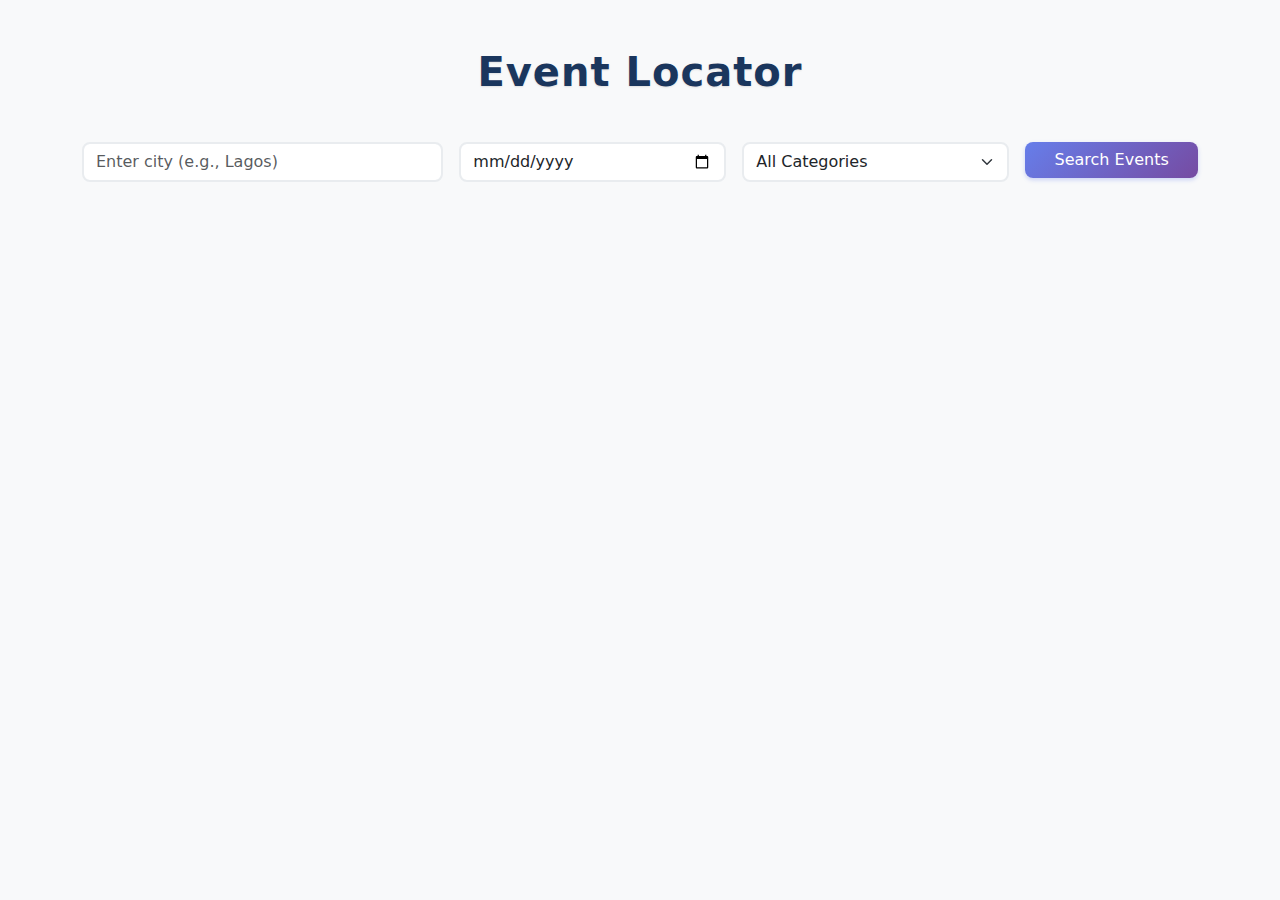
<file: index.html>
<!DOCTYPE html>
<html lang="en">
<head>
  <meta charset="UTF-8">
  <meta name="viewport" content="width=device-width, initial-scale=1.0">
  <title>Event Locator</title>
  <!-- Bootstrap CSS CDN -->
  <link href="https://cdn.jsdelivr.net/npm/bootstrap@5.3.0/dist/css/bootstrap.min.css" rel="stylesheet">
  <!-- Custom CSS -->
  <link rel="stylesheet" href="css/styles.css">
</head>
<body>
  <div class="container mt-5">
    <h1 class="text-center mb-4">Event Locator</h1>
    <form id="searchForm" class="row g-3 justify-content-center">
      <div class="col-md-4">
        <input type="text" class="form-control" id="cityInput" placeholder="Enter city (e.g., Lagos)">
      </div>
      <div class="col-md-3">
        <input type="date" class="form-control" id="dateInput">
      </div>
      <div class="col-md-3">
        <select class="form-select" id="categoryInput">
          <option value="">All Categories</option>
          <option value="Business">Business</option>
          <option value="Fashion">Fashion</option>
          <option value="Technology">Technology</option>
          <option value="Events">Events</option>
          <option value="Creative">Creative</option>
        </select>
      </div>
      <div class="col-md-2">
        <button type="submit" class="btn btn-primary w-100">Search Events</button>
      </div>
    </form>
  </div>
  <script>
    document.getElementById('searchForm').addEventListener('submit', function(e) {
      e.preventDefault();
      const city = document.getElementById('cityInput').value;
      const date = document.getElementById('dateInput').value;
      const category = document.getElementById('categoryInput').value;
      const params = new URLSearchParams();
      if (city) params.append('city', city);
      if (date) params.append('date', date);
      if (category) params.append('category', category);
      window.location.href = 'events.html?' + params.toString();
    });
  </script>
</body>
</html>
</file>
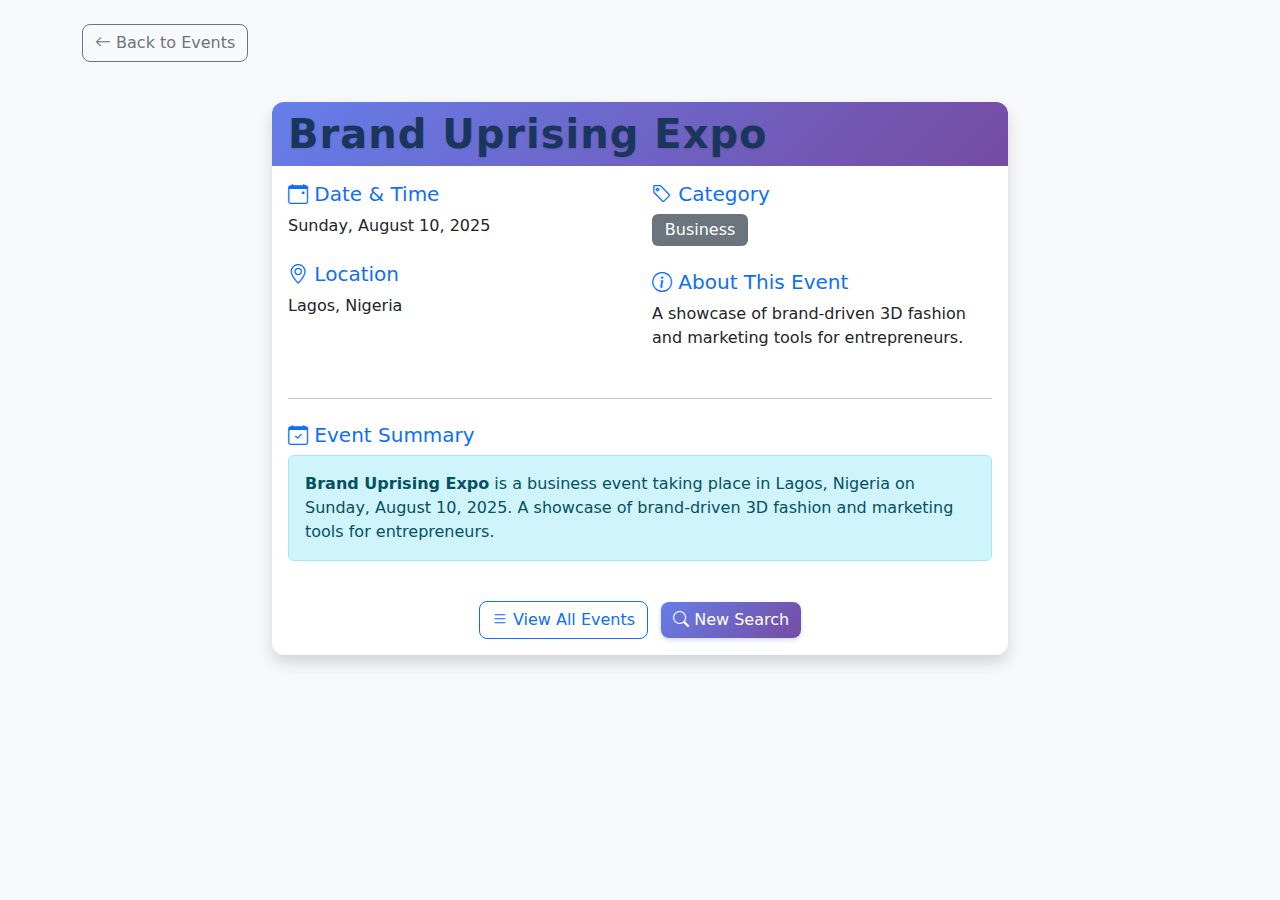
<file: event-details.html>
<!DOCTYPE html>
<html lang="en">
<head>
  <meta charset="UTF-8">
  <meta name="viewport" content="width=device-width, initial-scale=1.0">
  <title>Event Details - Event Locator</title>
  <!-- Bootstrap CSS CDN -->
  <link href="https://cdn.jsdelivr.net/npm/bootstrap@5.3.0/dist/css/bootstrap.min.css" rel="stylesheet">
  <!-- Bootstrap Icons -->
  <link rel="stylesheet" href="https://cdn.jsdelivr.net/npm/bootstrap-icons@1.7.2/font/bootstrap-icons.css">
  <!-- Custom CSS -->
  <link rel="stylesheet" href="css/styles.css">
</head>
<body>
  <div class="container mt-4">
    <!-- Header with back button -->
    <div class="row mb-4">
      <div class="col">
        <a href="javascript:history.back()" class="btn btn-outline-secondary mb-3">
          <i class="bi bi-arrow-left"></i> Back to Events
        </a>
      </div>
    </div>

    <!-- Event details container -->
    <div id="eventDetails" class="row">
      <!-- Event details will be dynamically inserted here -->
    </div>

    <!-- Loading message -->
    <div id="loading" class="text-center mt-5">
      <div class="spinner-border text-primary" role="status">
        <span class="visually-hidden">Loading...</span>
      </div>
      <p class="mt-2">Loading event details...</p>
    </div>

    <!-- Error message -->
    <div id="error" class="text-center mt-5" style="display: none;">
      <h3 class="text-danger">Event Not Found</h3>
      <p class="text-muted">The requested event could not be found.</p>
      <a href="index.html" class="btn btn-primary">Go to Home</a>
    </div>
  </div>

  <!-- Bootstrap JS -->
  <script src="https://cdn.jsdelivr.net/npm/bootstrap@5.3.0/dist/js/bootstrap.bundle.min.js"></script>
  <!-- Event data -->
  <script src="js/eventdata.js"></script>
  
  <script>
    // Function to get event index from URL
    function getEventIndex() {
      const params = new URLSearchParams(window.location.search);
      return parseInt(params.get('event')) || 0;
    }

    // Function to format date
    function formatDate(dateString) {
      const date = new Date(dateString);
      return date.toLocaleDateString('en-US', {
        weekday: 'long',
        year: 'numeric',
        month: 'long',
        day: 'numeric'
      });
    }

    // Function to create event details HTML
    function createEventDetails(event) {
      return `
        <div class="col-lg-8 mx-auto">
          <div class="card shadow">
            <div class="card-header bg-primary text-white">
              <h1 class="card-title mb-0">${event.eventName}</h1>
            </div>
            <div class="card-body">
              <div class="row">
                <div class="col-md-6">
                  <h5 class="text-primary">
                    <i class="bi bi-calendar-event"></i> Date & Time
                  </h5>
                  <p class="mb-4">${formatDate(event.date)}</p>
                  
                  <h5 class="text-primary">
                    <i class="bi bi-geo-alt"></i> Location
                  </h5>
                  <p class="mb-4">${event.location}</p>
                </div>
                <div class="col-md-6">
                  <h5 class="text-primary">
                    <i class="bi bi-tag"></i> Category
                  </h5>
                  <p class="mb-4">
                    <span class="badge bg-secondary fs-6">${event.category}</span>
                  </p>
                  
                  <h5 class="text-primary">
                    <i class="bi bi-info-circle"></i> About This Event
                  </h5>
                  <p class="mb-4">${event.description}</p>
                </div>
              </div>
              
              <hr class="my-4">
              
              <div class="row">
                <div class="col-12">
                  <h5 class="text-primary">
                    <i class="bi bi-calendar-check"></i> Event Summary
                  </h5>
                  <div class="alert alert-info">
                    <strong>${event.eventName}</strong> is a ${event.category.toLowerCase()} event taking place in ${event.location} on ${formatDate(event.date)}. 
                    ${event.description}
                  </div>
                </div>
              </div>
              
              <div class="text-center mt-4">
                <a href="events.html" class="btn btn-outline-primary me-2">
                  <i class="bi bi-list"></i> View All Events
                </a>
                <a href="index.html" class="btn btn-primary">
                  <i class="bi bi-search"></i> New Search
                </a>
              </div>
            </div>
          </div>
        </div>
      `;
    }

    // Main function to load event details
    function loadEventDetails() {
      const eventIndex = getEventIndex();
      const eventDetails = document.getElementById('eventDetails');
      const loading = document.getElementById('loading');
      const error = document.getElementById('error');
      
      // Check if event exists
      if (eventIndex >= 0 && eventIndex < events.length) {
        const event = events[eventIndex];
        
        // Hide loading, show event details
        loading.style.display = 'none';
        eventDetails.style.display = 'block';
        
        // Update page title
        document.title = `${event.eventName} - Event Locator`;
        
        // Display event details
        eventDetails.innerHTML = createEventDetails(event);
      } else {
        // Show error message
        loading.style.display = 'none';
        error.style.display = 'block';
      }
    }

    // Load event details when page loads
    document.addEventListener('DOMContentLoaded', loadEventDetails);
  </script>
</body>
</html>
</file>
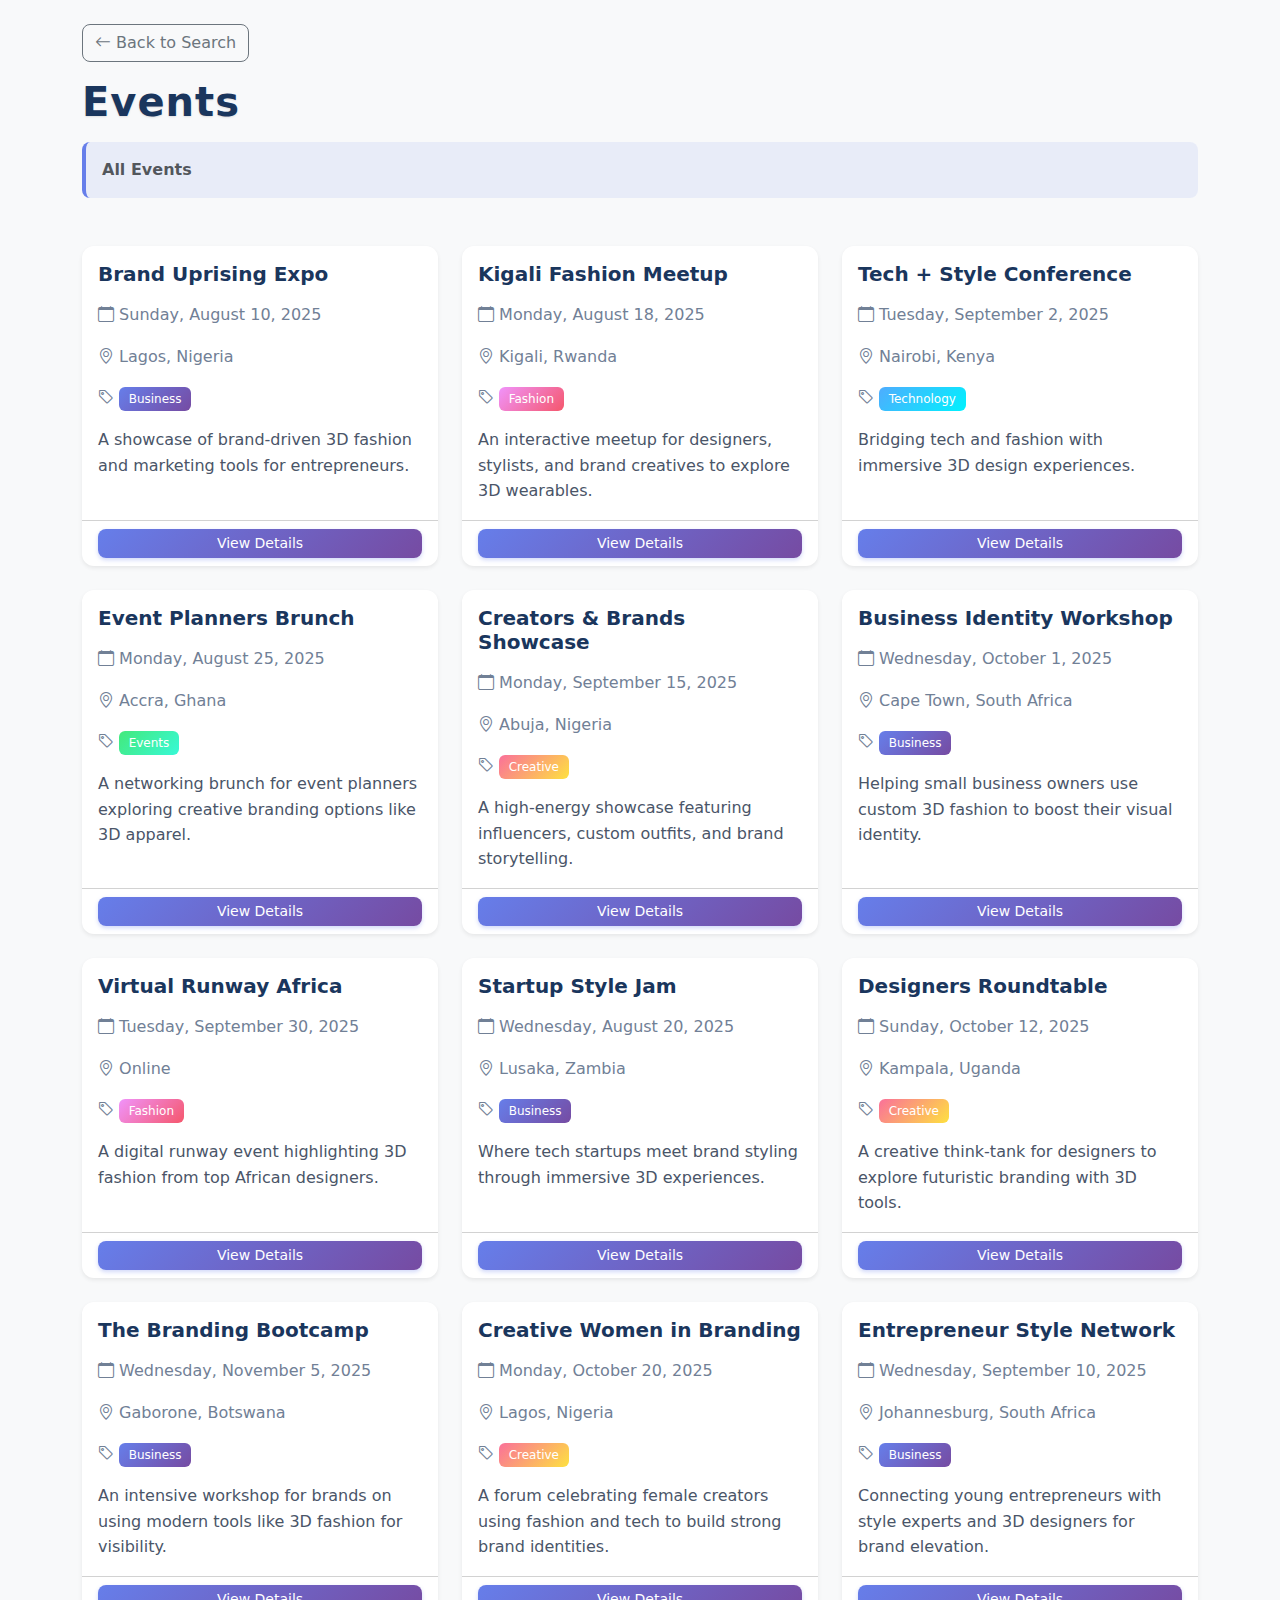
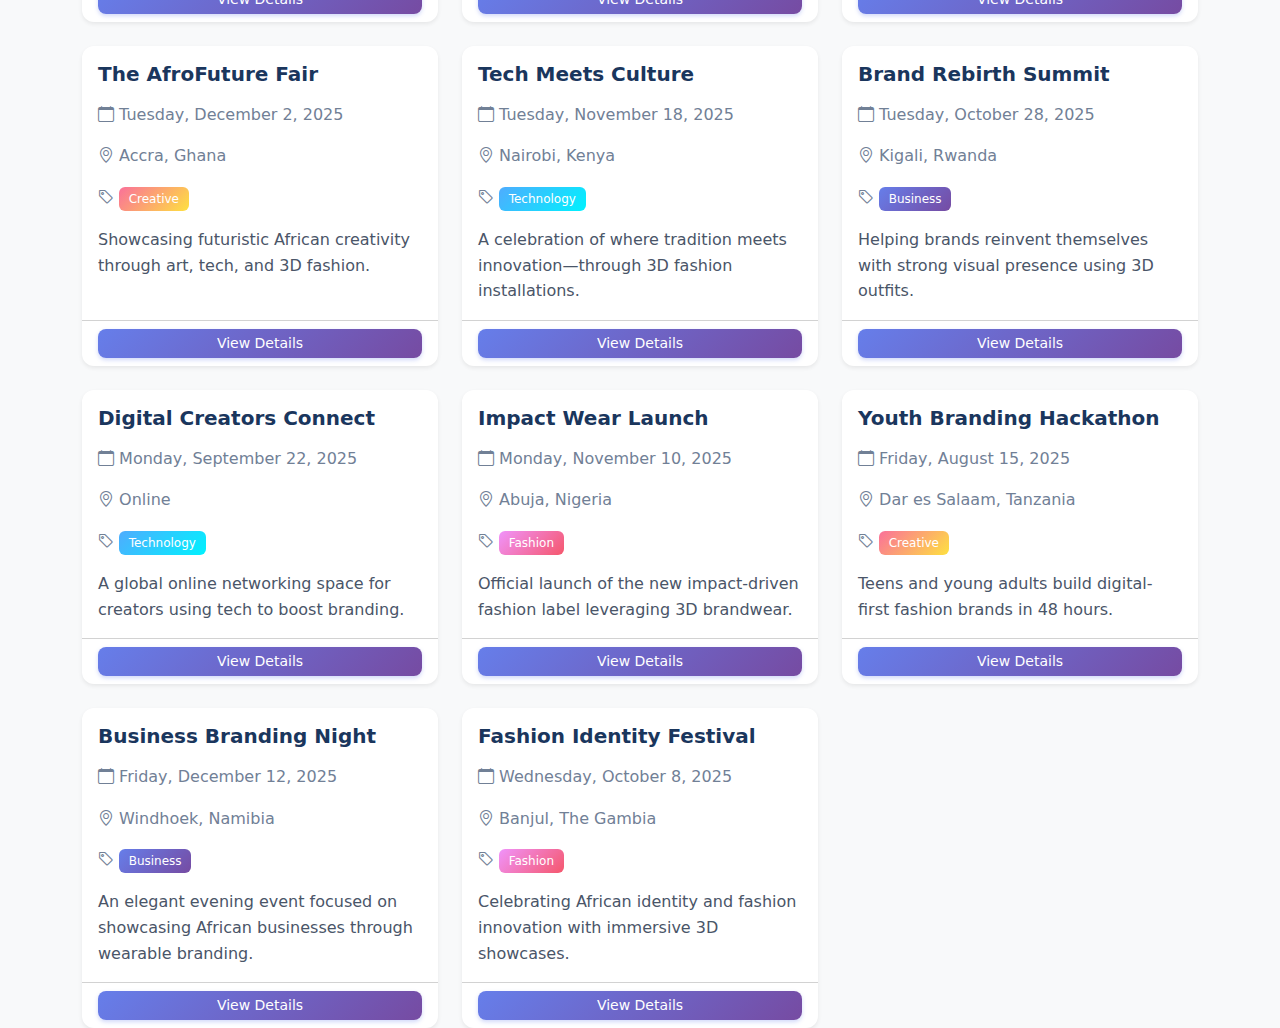
<file: events.html>
<!DOCTYPE html>
<html lang="en">
<head>
  <meta charset="UTF-8">
  <meta name="viewport" content="width=device-width, initial-scale=1.0">
  <title>Events - Event Locator</title>
  <!-- Bootstrap CSS CDN -->
  <link href="https://cdn.jsdelivr.net/npm/bootstrap@5.3.0/dist/css/bootstrap.min.css" rel="stylesheet">
  <!-- Bootstrap Icons -->
  <link rel="stylesheet" href="https://cdn.jsdelivr.net/npm/bootstrap-icons@1.7.2/font/bootstrap-icons.css">
  <!-- Custom CSS -->
  <link rel="stylesheet" href="css/styles.css">
</head>
<body>
  <div class="container mt-4">
    <!-- Header with back button -->
    <div class="row mb-4">
      <div class="col">
        <a href="index.html" class="btn btn-outline-secondary mb-3">
          <i class="bi bi-arrow-left"></i> Back to Search
        </a>
        <h1 class="mb-3">Events</h1>
        <div id="searchInfo" class="text-muted mb-4"></div>
      </div>
    </div>

    <!-- Events container -->
    <div id="eventsContainer" class="row g-4">
      <!-- Events will be dynamically inserted here -->
    </div>

    <!-- No events message -->
    <div id="noEvents" class="text-center mt-5" style="display: none;">
      <h3 class="text-muted">No events found</h3>
      <p class="text-muted">Try adjusting your search criteria</p>
      <a href="index.html" class="btn btn-primary">New Search</a>
    </div>
  </div>

  <!-- Bootstrap JS -->
  <script src="https://cdn.jsdelivr.net/npm/bootstrap@5.3.0/dist/js/bootstrap.bundle.min.js"></script>
  <!-- Event data -->
  <script src="js/eventdata.js"></script>
  
  <script>
    // Function to get URL parameters
    function getUrlParams() {
      const params = new URLSearchParams(window.location.search);
      return {
        city: params.get('city') || '',
        date: params.get('date') || '',
        category: params.get('category') || ''
      };
    }

    // Function to filter events
    function filterEvents(events, filters) {
      return events.filter(event => {
        // Filter by city (case-insensitive)
        if (filters.city && !event.location.toLowerCase().includes(filters.city.toLowerCase())) {
          return false;
        }
        
        // Filter by date
        if (filters.date && event.date !== filters.date) {
          return false;
        }
        
        // Filter by category
        if (filters.category && event.category !== filters.category) {
          return false;
        }
        
        return true;
      });
    }

    // Function to format date
    function formatDate(dateString) {
      const date = new Date(dateString);
      return date.toLocaleDateString('en-US', {
        weekday: 'long',
        year: 'numeric',
        month: 'long',
        day: 'numeric'
      });
    }

    // Function to create event card HTML
    function createEventCard(event, index) {
      return `
        <div class="col-md-6 col-lg-4">
          <div class="card h-100 shadow-sm">
            <div class="card-body">
              <h5 class="card-title">${event.eventName}</h5>
              <p class="card-text text-muted">
                <i class="bi bi-calendar"></i> ${formatDate(event.date)}
              </p>
              <p class="card-text text-muted">
                <i class="bi bi-geo-alt"></i> ${event.location}
              </p>
              <p class="card-text text-muted">
                <i class="bi bi-tag"></i> <span class="badge ${event.category.toLowerCase()}">${event.category}</span>
              </p>
              <p class="card-text">${event.description}</p>
            </div>
            <div class="card-footer bg-transparent">
              <a href="event-details.html?event=${index}" class="btn btn-primary btn-sm w-100">
                View Details
              </a>
            </div>
          </div>
        </div>
      `;
    }

    // Function to display search info
    function displaySearchInfo(filters) {
      const searchInfo = document.getElementById('searchInfo');
      const activeFilters = [];
      
      if (filters.city) activeFilters.push(`City: ${filters.city}`);
      if (filters.date) activeFilters.push(`Date: ${formatDate(filters.date)}`);
      if (filters.category) activeFilters.push(`Category: ${filters.category}`);
      
      if (activeFilters.length > 0) {
        searchInfo.innerHTML = `<strong>Search Results for:</strong> ${activeFilters.join(' | ')}`;
      } else {
        searchInfo.innerHTML = '<strong>All Events</strong>';
      }
    }

    // Main function to load and display events
    function loadEvents() {
      const filters = getUrlParams();
      const filteredEvents = filterEvents(events, filters);
      const eventsContainer = document.getElementById('eventsContainer');
      const noEvents = document.getElementById('noEvents');
      
      // Display search info
      displaySearchInfo(filters);
      
      // Check if any events found
      if (filteredEvents.length === 0) {
        eventsContainer.style.display = 'none';
        noEvents.style.display = 'block';
        return;
      }
      
      // Display events
      eventsContainer.style.display = 'flex';
      noEvents.style.display = 'none';
      
      const eventsHTML = filteredEvents.map((event, index) => {
        // Find the original index in the events array
        const originalIndex = events.findIndex(e => e.eventName === event.eventName);
        return createEventCard(event, originalIndex);
      }).join('');
      
      eventsContainer.innerHTML = eventsHTML;
    }

    // Load events when page loads
    document.addEventListener('DOMContentLoaded', loadEvents);
  </script>
</body>
</html>
</file>
<file: css/styles.css>
/* Custom styles for Event Locator */

body {
  background-color: #f8f9fa;
  color: #2c3e50;
}

h1 {
  font-weight: 700;
  letter-spacing: 1px;
  color: #1a365d;
  text-shadow: 0 1px 2px rgba(0,0,0,0.1);
}

#searchForm {
  margin-top: 30px;
}

.card {
  transition: transform 0.2s ease-in-out, box-shadow 0.2s ease-in-out;
  border: none;
  border-radius: 12px;
  box-shadow: 0 2px 8px rgba(0,0,0,0.08);
  background: white;
}

.card:hover {
  transform: translateY(-5px);
  box-shadow: 0 8px 25px rgba(0,0,0,0.15);
}

.card-header {
  border-radius: 12px 12px 0 0 !important;
  background: linear-gradient(135deg, #667eea 0%, #764ba2 100%);
  color: white;
  border: none;
}

.btn {
  border-radius: 8px;
  font-weight: 500;
  transition: all 0.2s ease;
}

.btn-primary {
  background: linear-gradient(135deg, #667eea 0%, #764ba2 100%);
  border: none;
  box-shadow: 0 2px 4px rgba(102, 126, 234, 0.3);
}

.btn-primary:hover {
  background: linear-gradient(135deg, #5a6fd8 0%, #6a4190 100%);
  transform: translateY(-1px);
  box-shadow: 0 4px 8px rgba(102, 126, 234, 0.4);
}

.btn-outline-secondary {
  border-color: #6c757d;
  color: #6c757d;
}

.btn-outline-secondary:hover {
  background-color: #6c757d;
  border-color: #6c757d;
  color: white;
}

.form-control, .form-select {
  border-radius: 8px;
  border: 2px solid #e9ecef;
  transition: all 0.2s ease;
}

.form-control:focus, .form-select:focus {
  border-color: #667eea;
  box-shadow: 0 0 0 0.2rem rgba(102, 126, 234, 0.25);
}

.badge {
  border-radius: 6px;
  font-weight: 500;
  padding: 0.5em 0.8em;
}

/* Category-specific badge colors */
.badge.business {
  background: linear-gradient(135deg, #667eea 0%, #764ba2 100%);
  color: white;
}

.badge.fashion {
  background: linear-gradient(135deg, #f093fb 0%, #f5576c 100%);
  color: white;
}

.badge.technology {
  background: linear-gradient(135deg, #4facfe 0%, #00f2fe 100%);
  color: white;
}

.badge.events {
  background: linear-gradient(135deg, #43e97b 0%, #38f9d7 100%);
  color: white;
}

.badge.creative {
  background: linear-gradient(135deg, #fa709a 0%, #fee140 100%);
  color: white;
}

/* Card title styling */
.card-title {
  color: #1a365d;
  font-weight: 600;
  margin-bottom: 1rem;
}

/* Card text styling */
.card-text {
  color: #4a5568;
  line-height: 1.6;
}

.card-text.text-muted {
  color: #718096 !important;
}

/* Search info styling */
#searchInfo {
  background: rgba(102, 126, 234, 0.1);
  padding: 1rem;
  border-radius: 8px;
  border-left: 4px solid #667eea;
}

/* No events styling */
#noEvents h3 {
  color: #718096;
}

#noEvents p {
  color: #a0aec0;
}
</file>
